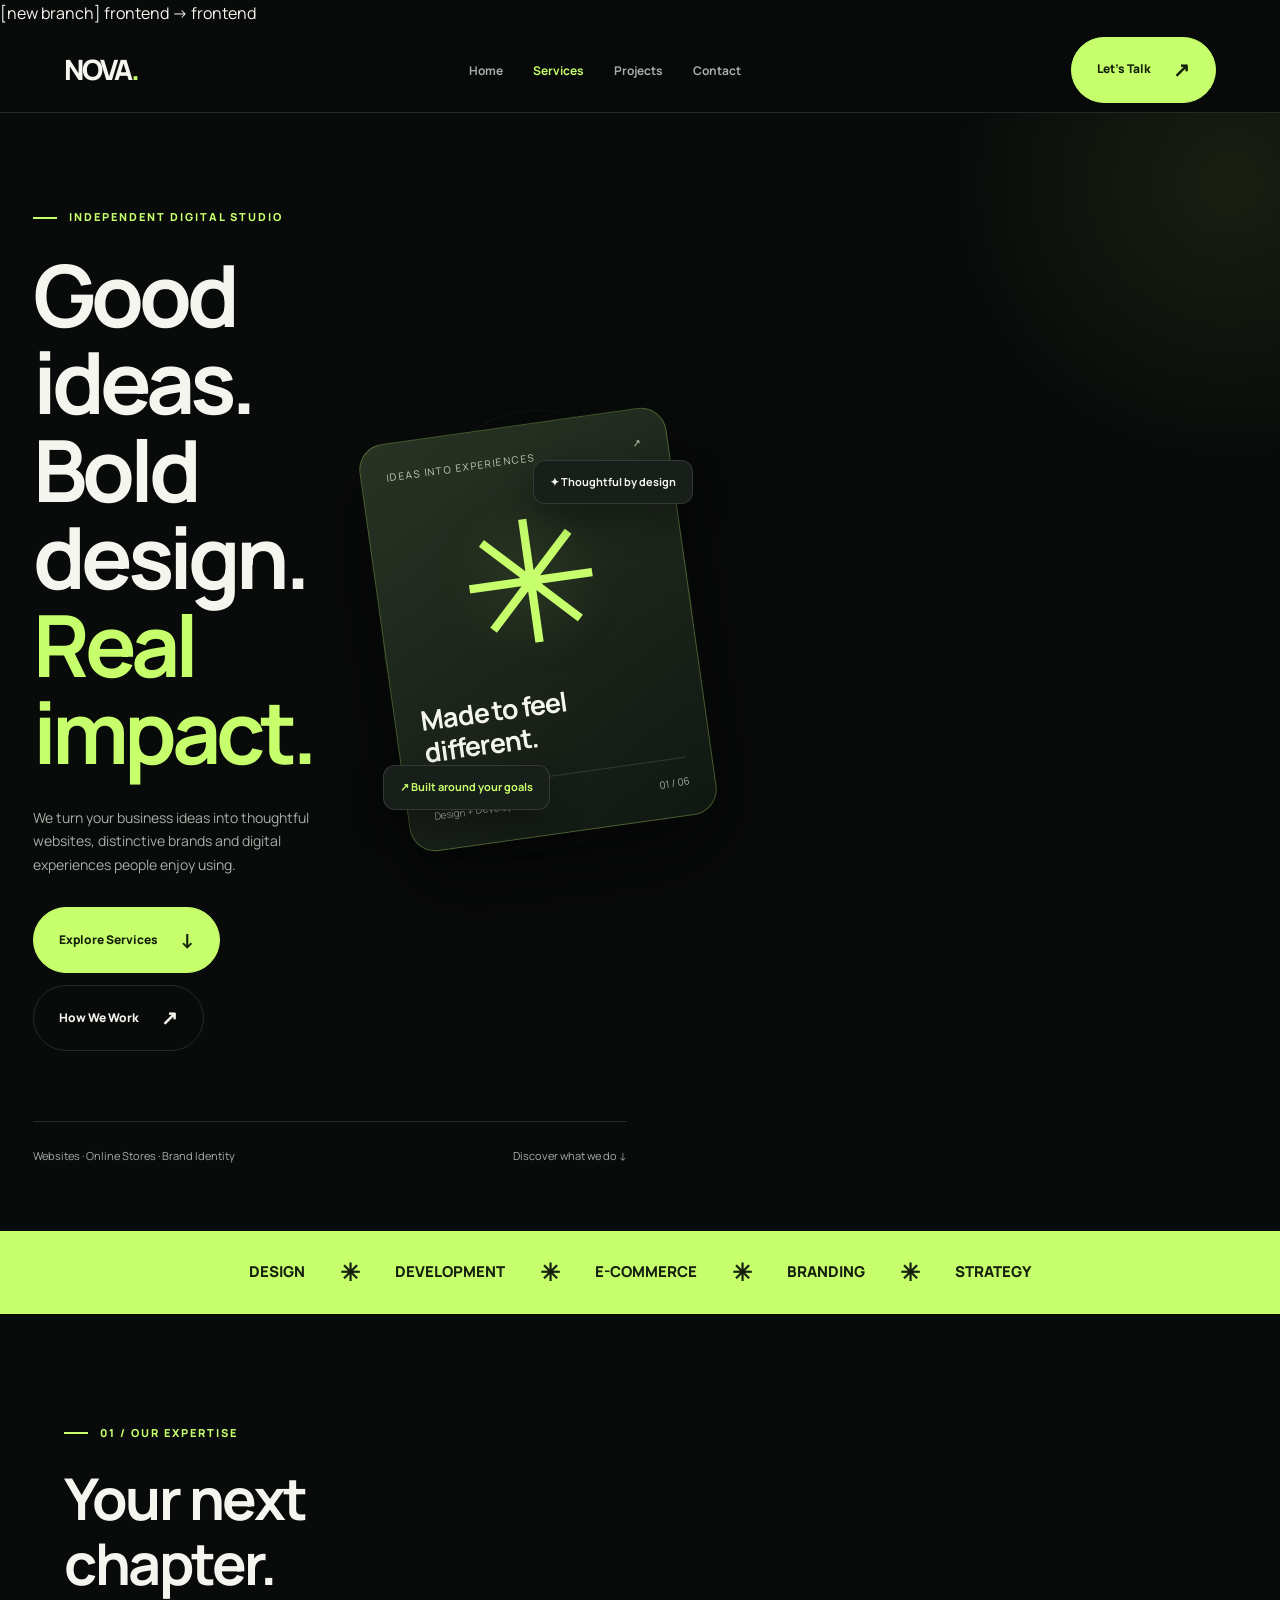
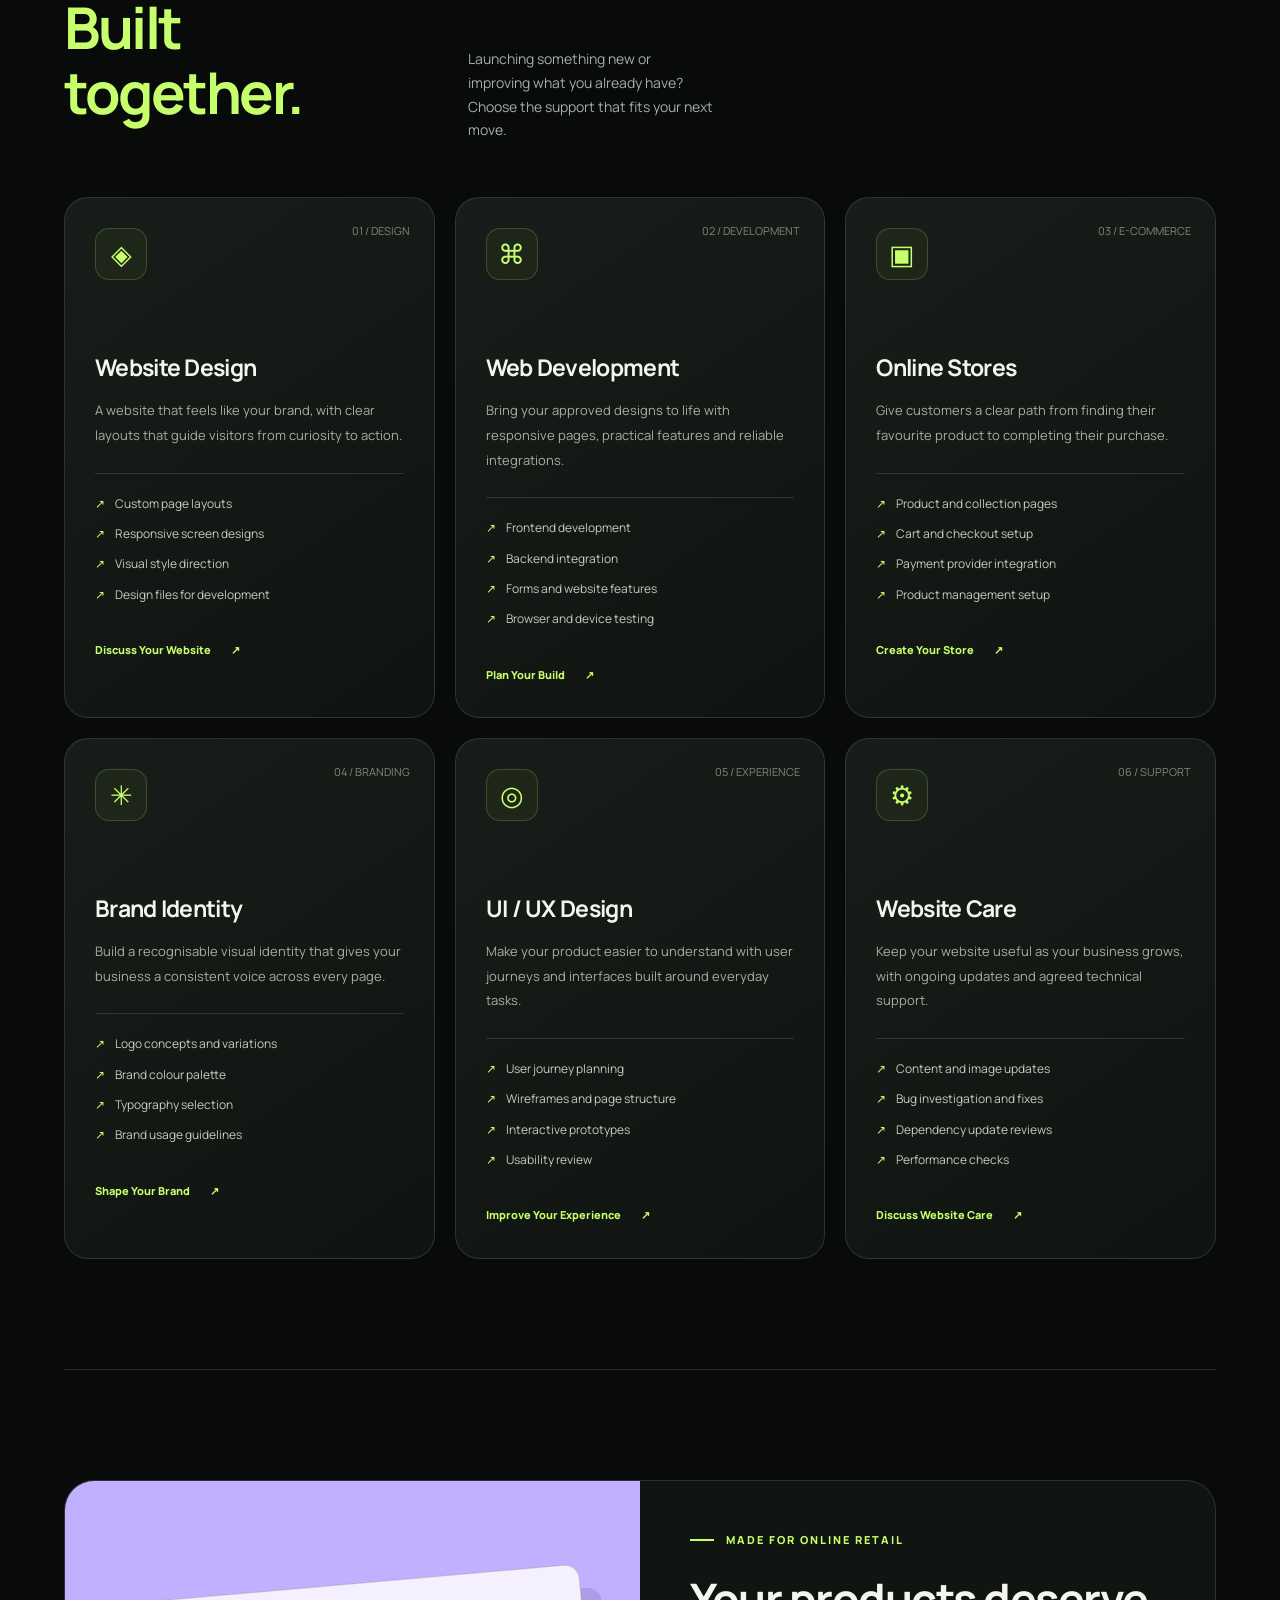
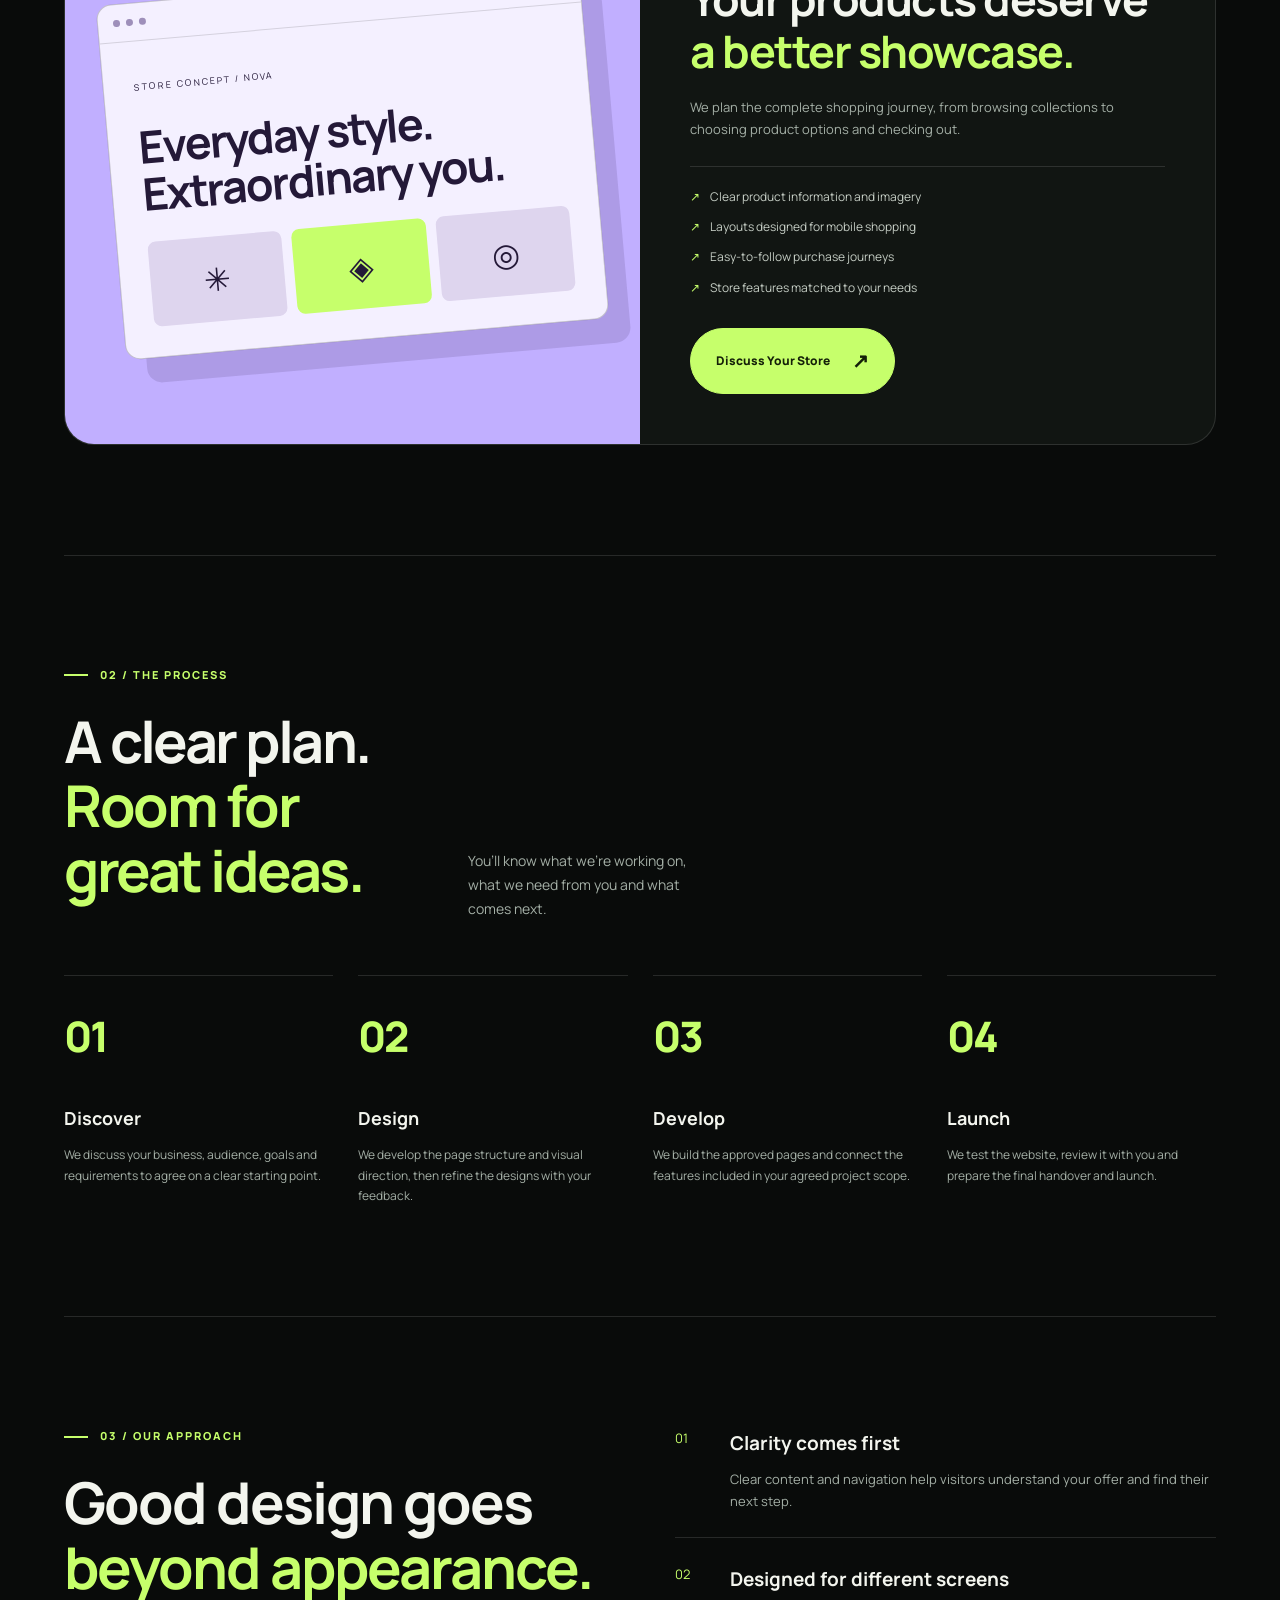
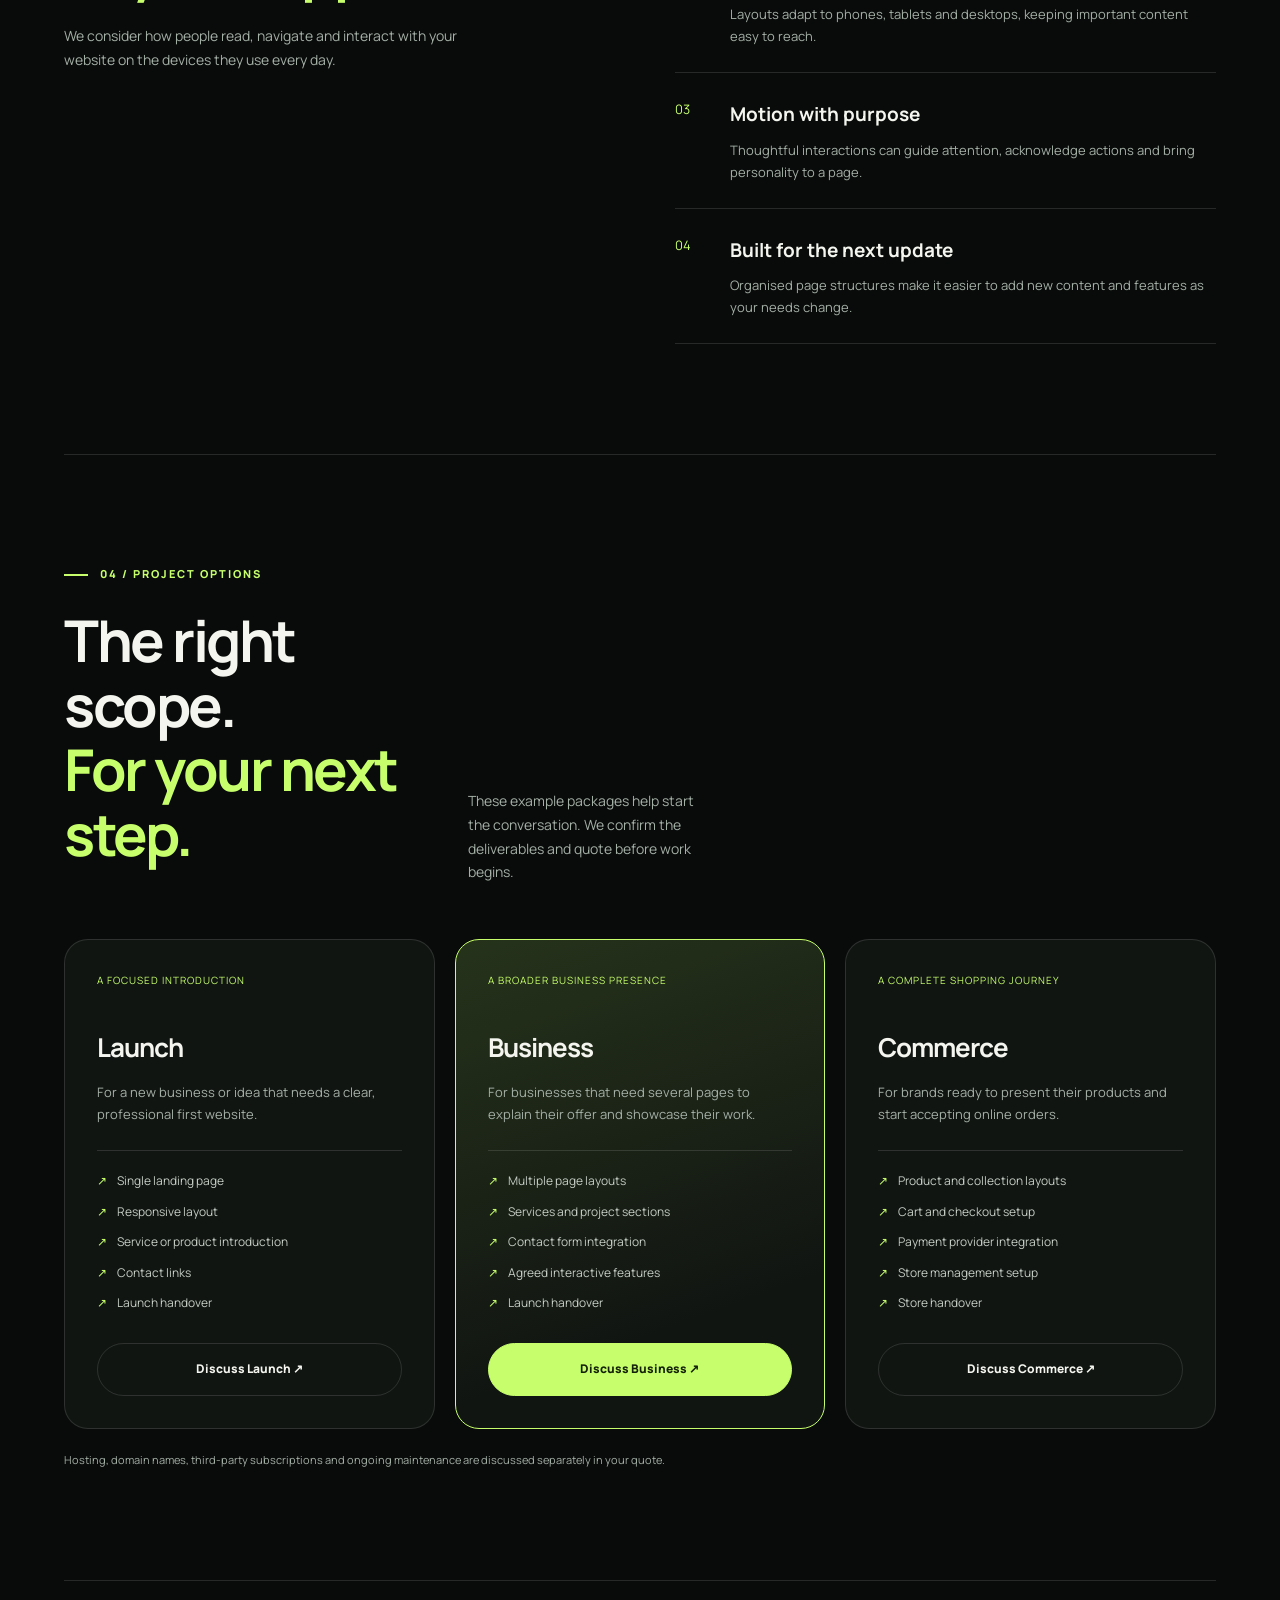
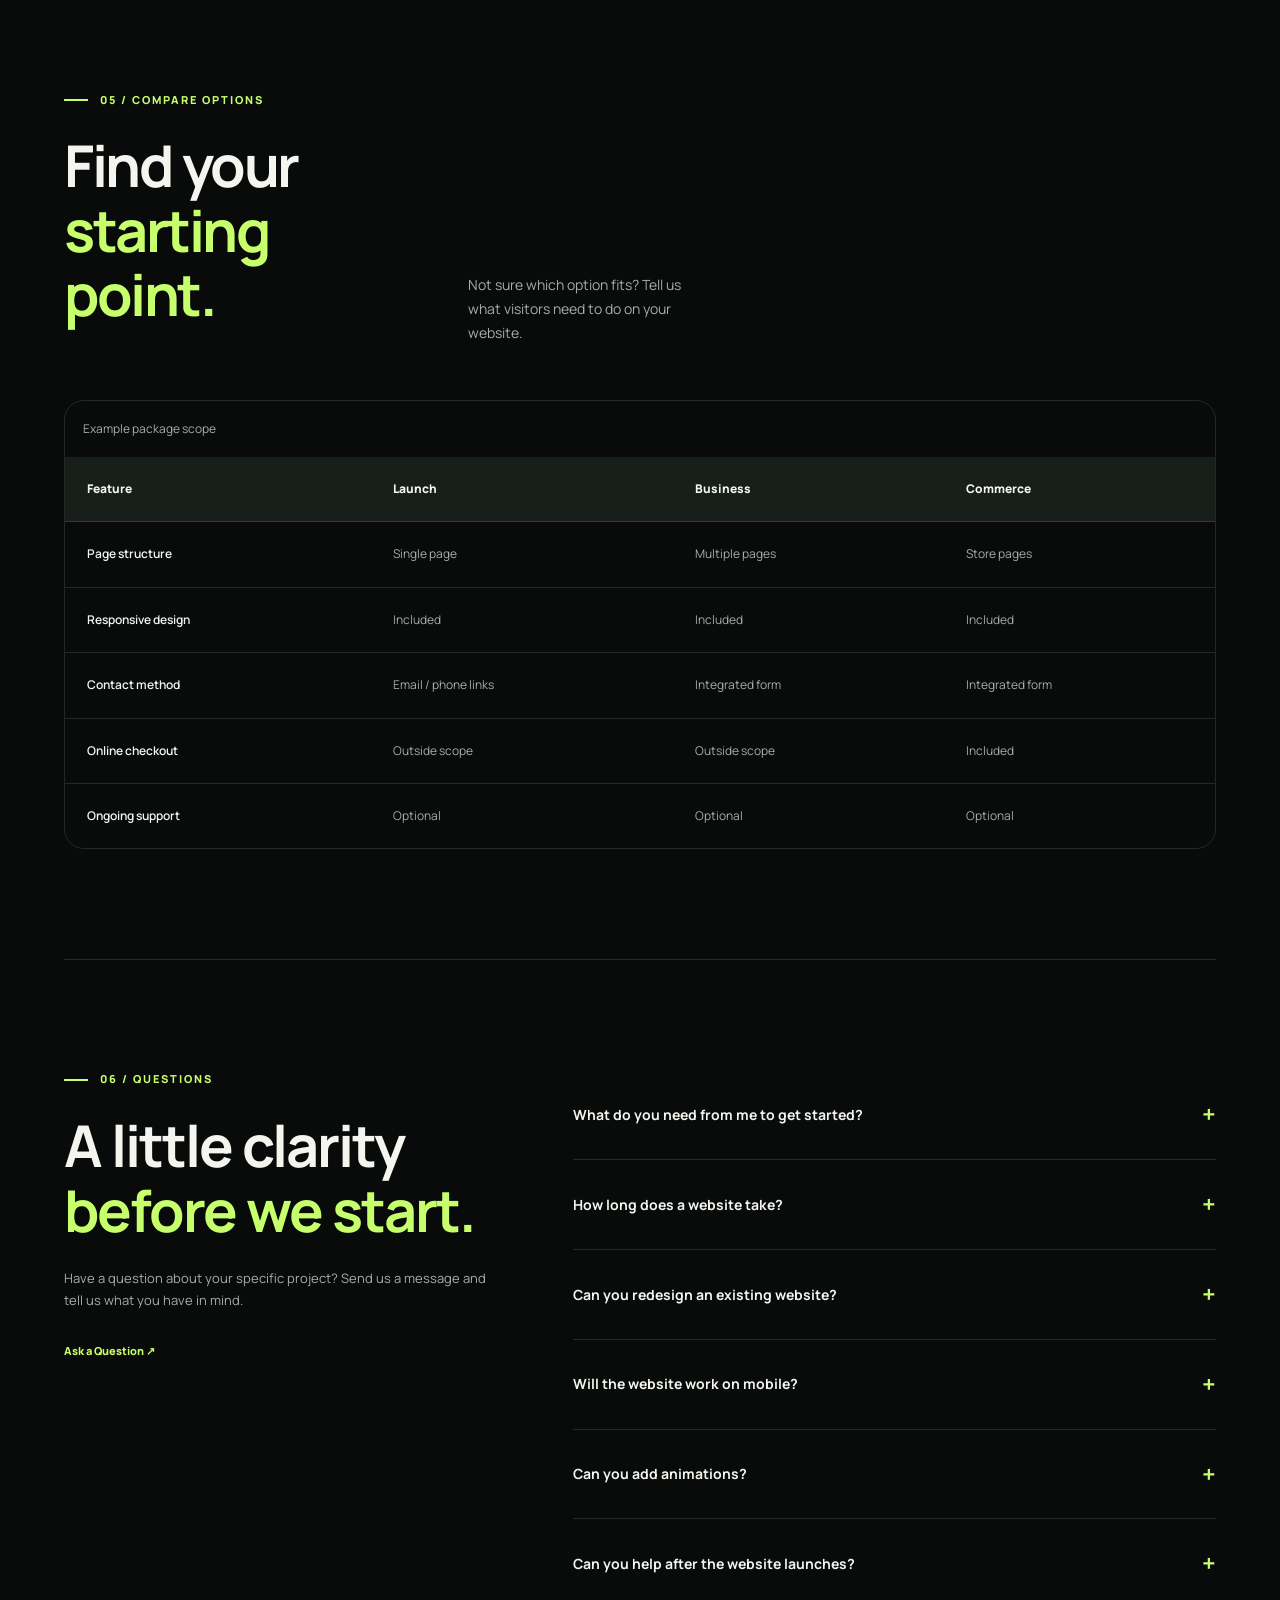
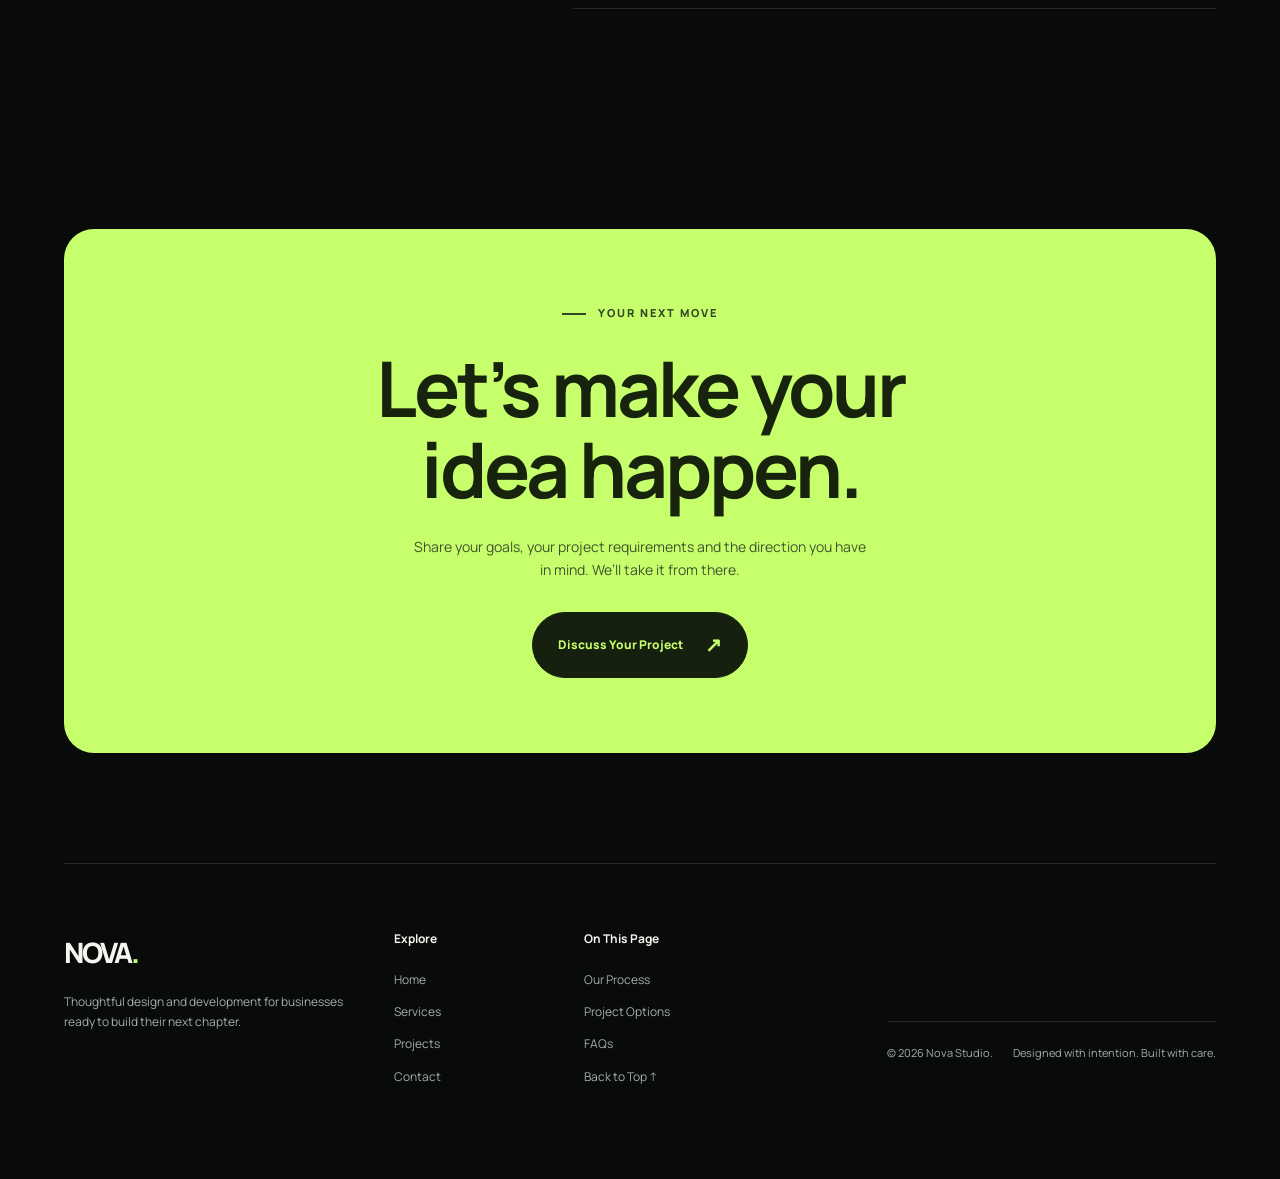
<file: service.html>
<!DOCTYPE html>
<html lang="en">
<head>
  <meta charset="UTF-8">
  <meta name="viewport" content="width=device-width, initial-scale=1.0">
[new branch] frontend -> frontend
  <title>Services — Nova Studio</title>
  <meta
    name="description"
    content="Explore Nova Studio's website design, development, e-commerce and branding services.">
    <link rel="stylesheet" href="css/style.css">
  
</head>

<body id="top">

  <!-- NAVIGATION -->
  <header class="header" id="header">
    <nav class="navbar container" aria-label="Main navigation">
      <a href="index.html" class="logo">NOVA<span>.</span></a>

      <ul class="nav-links">
        <li><a href="index.html">Home</a></li>
        <li>
          <a href="services.html" aria-current="page">Services</a>
        </li>
        <li><a href="index.html#projects">Projects</a></li>
        <li><a href="#contact">Contact</a></li>
      </ul>

      <a href="#contact" class="btn btn-primary">
        Let’s Talk <span class="arrow" aria-hidden="true">↗</span>
      </a>
    </nav>
  </header>

  <main>

    <!-- HERO -->
    <section class="hero">
      <div class="container">
        <div class="hero-grid">
          <div>
            <p class="eyebrow reveal">Independent Digital Studio</p>

            <h1 class="reveal">
              Good ideas.
              <span>Bold design.</span>
              <span class="accent">Real impact.</span>
            </h1>

            <p class="hero-copy reveal">
              We turn your business ideas into thoughtful websites,
              distinctive brands and digital experiences people
              enjoy using.
            </p>

            <div class="hero-actions reveal">
              <a href="#services" class="btn btn-primary">
                Explore Services
                <span class="arrow" aria-hidden="true">↓</span>
              </a>

              <a href="#process" class="btn">
                How We Work
                <span class="arrow" aria-hidden="true">↗</span>
              </a>
            </div>
          </div>

          <div class="hero-art reveal">
            <div class="orbit" aria-hidden="true" data-orbit></div>
            <div class="orbit orbit-two" aria-hidden="true" data-orbit></div>

            <div class="art-panel tilt-card" data-tilt>
              <div class="panel-top">
                <span>Ideas into experiences</span>
                <span aria-hidden="true">↗</span>
              </div>

              <div class="art-star" aria-hidden="true" data-rotate>✳</div>

              <h2>Made to feel<br>different.</h2>

              <div class="panel-bottom">
                <span>Design + Development</span>
                <span>01 / 06</span>
              </div>
            </div>

            <div class="floating-label label-one" data-float>
              ✦ Thoughtful by design
            </div>

            <div class="floating-label label-two" data-float>
              ↗ Built around your goals
            </div>
          </div>
        </div>

        <div class="hero-bottom reveal">
          <span>Websites · Online Stores · Brand Identity</span>
          <a href="#services">Discover what we do ↓</a>
        </div>
      </div>
    </section>

    <!-- SERVICE RIBBON -->
    <div class="service-ribbon">
      <div class="ribbon-track" data-marquee>
        <span>DESIGN</span>
        <span class="star" aria-hidden="true">✳</span>
        <span>DEVELOPMENT</span>
        <span class="star" aria-hidden="true">✳</span>
        <span>E-COMMERCE</span>
        <span class="star" aria-hidden="true">✳</span>
        <span>BRANDING</span>
        <span class="star" aria-hidden="true">✳</span>
        <span>STRATEGY</span>
      </div>
    </div>

    <!-- ALL SERVICES -->
    <section class="section container" id="services">
      <div class="section-heading reveal">
        <div>
          <p class="eyebrow">01 / Our Expertise</p>
          <h2>
            Your next chapter.<br>
            <span class="accent">Built together.</span>
          </h2>
        </div>

        <p>
          Launching something new or improving what you already
          have? Choose the support that fits your next move.
        </p>
      </div>

      <div class="services-grid">
        <article class="service-card reveal" data-service="design">
          <div class="card-top">
            <span class="service-icon" aria-hidden="true">◈</span>
            <span class="service-number">01 / DESIGN</span>
          </div>

          <h3>Website Design</h3>
          <p>
            A website that feels like your brand, with clear layouts
            that guide visitors from curiosity to action.
          </p>

          <ul class="feature-list">
            <li>Custom page layouts</li>
            <li>Responsive screen designs</li>
            <li>Visual style direction</li>
            <li>Design files for development</li>
          </ul>

          <a href="#contact" class="text-link">
            Discuss Your Website <span aria-hidden="true">↗</span>
          </a>
        </article>

        <article class="service-card reveal" data-service="development">
          <div class="card-top">
            <span class="service-icon" aria-hidden="true">⌘</span>
            <span class="service-number">02 / DEVELOPMENT</span>
          </div>

          <h3>Web Development</h3>
          <p>
            Bring your approved designs to life with responsive
            pages, practical features and reliable integrations.
          </p>

          <ul class="feature-list">
            <li>Frontend development</li>
            <li>Backend integration</li>
            <li>Forms and website features</li>
            <li>Browser and device testing</li>
          </ul>

          <a href="#contact" class="text-link">
            Plan Your Build <span aria-hidden="true">↗</span>
          </a>
        </article>

        <article class="service-card reveal" data-service="commerce">
          <div class="card-top">
            <span class="service-icon" aria-hidden="true">▣</span>
            <span class="service-number">03 / E-COMMERCE</span>
          </div>

          <h3>Online Stores</h3>
          <p>
            Give customers a clear path from finding their
            favourite product to completing their purchase.
          </p>

          <ul class="feature-list">
            <li>Product and collection pages</li>
            <li>Cart and checkout setup</li>
            <li>Payment provider integration</li>
            <li>Product management setup</li>
          </ul>

          <a href="#contact" class="text-link">
            Create Your Store <span aria-hidden="true">↗</span>
          </a>
        </article>

        <article class="service-card reveal" data-service="branding">
          <div class="card-top">
            <span class="service-icon" aria-hidden="true">✳</span>
            <span class="service-number">04 / BRANDING</span>
          </div>

          <h3>Brand Identity</h3>
          <p>
            Build a recognisable visual identity that gives
            your business a consistent voice across every page.
          </p>

          <ul class="feature-list">
            <li>Logo concepts and variations</li>
            <li>Brand colour palette</li>
            <li>Typography selection</li>
            <li>Brand usage guidelines</li>
          </ul>

          <a href="#contact" class="text-link">
            Shape Your Brand <span aria-hidden="true">↗</span>
          </a>
        </article>

        <article class="service-card reveal" data-service="experience">
          <div class="card-top">
            <span class="service-icon" aria-hidden="true">◎</span>
            <span class="service-number">05 / EXPERIENCE</span>
          </div>

          <h3>UI / UX Design</h3>
          <p>
            Make your product easier to understand with user
            journeys and interfaces built around everyday tasks.
          </p>

          <ul class="feature-list">
            <li>User journey planning</li>
            <li>Wireframes and page structure</li>
            <li>Interactive prototypes</li>
            <li>Usability review</li>
          </ul>

          <a href="#contact" class="text-link">
            Improve Your Experience <span aria-hidden="true">↗</span>
          </a>
        </article>

        <article class="service-card reveal" data-service="support">
          <div class="card-top">
            <span class="service-icon" aria-hidden="true">⚙</span>
            <span class="service-number">06 / SUPPORT</span>
          </div>

          <h3>Website Care</h3>
          <p>
            Keep your website useful as your business grows,
            with ongoing updates and agreed technical support.
          </p>

          <ul class="feature-list">
            <li>Content and image updates</li>
            <li>Bug investigation and fixes</li>
            <li>Dependency update reviews</li>
            <li>Performance checks</li>
          </ul>

          <a href="#contact" class="text-link">
            Discuss Website Care <span aria-hidden="true">↗</span>
          </a>
        </article>
      </div>
    </section>

    <!-- FEATURED E-COMMERCE -->
    <section class="section container section-border">
      <div class="feature-panel reveal">
        <div class="feature-art">
          <div class="browser-mock tilt-card" data-tilt>
            <div class="browser-bar" aria-hidden="true">
              <span></span>
              <span></span>
              <span></span>
            </div>

            <div class="browser-content">
              <small>STORE CONCEPT / NOVA</small>

              <h3>Everyday style.<br>Extraordinary you.</h3>

              <div class="mock-grid" aria-hidden="true">
                <span>✳</span>
                <span>◈</span>
                <span>◎</span>
              </div>
            </div>
          </div>
        </div>

        <div class="feature-copy">
          <p class="eyebrow">Made for Online Retail</p>

          <h2>
            Your products deserve
            <span class="accent">a better showcase.</span>
          </h2>

          <p>
            We plan the complete shopping journey, from browsing
            collections to choosing product options and checking out.
          </p>

          <ul class="feature-list">
            <li>Clear product information and imagery</li>
            <li>Layouts designed for mobile shopping</li>
            <li>Easy-to-follow purchase journeys</li>
            <li>Store features matched to your needs</li>
          </ul>

          <a href="#contact" class="btn btn-primary">
            Discuss Your Store
            <span class="arrow" aria-hidden="true">↗</span>
          </a>
        </div>
      </div>
    </section>

    <!-- PROCESS -->
    <section class="section container section-border" id="process">
      <div class="section-heading reveal">
        <div>
          <p class="eyebrow">02 / The Process</p>
          <h2>
            A clear plan.<br>
            <span class="accent">Room for great ideas.</span>
          </h2>
        </div>

        <p>
          You’ll know what we’re working on, what we need from
          you and what comes next.
        </p>
      </div>

      <div class="process-grid">
        <article class="process-step reveal">
          <span class="step-number">01</span>
          <h3>Discover</h3>
          <p>
            We discuss your business, audience, goals and
            requirements to agree on a clear starting point.
          </p>
        </article>

        <article class="process-step reveal">
          <span class="step-number">02</span>
          <h3>Design</h3>
          <p>
            We develop the page structure and visual direction,
            then refine the designs with your feedback.
          </p>
        </article>

        <article class="process-step reveal">
          <span class="step-number">03</span>
          <h3>Develop</h3>
          <p>
            We build the approved pages and connect the features
            included in your agreed project scope.
          </p>
        </article>

        <article class="process-step reveal">
          <span class="step-number">04</span>
          <h3>Launch</h3>
          <p>
            We test the website, review it with you and prepare
            the final handover and launch.
          </p>
        </article>
      </div>
    </section>

    <!-- PRINCIPLES -->
    <section class="section container section-border">
      <div class="principles">
        <div class="principles-intro reveal">
          <p class="eyebrow">03 / Our Approach</p>

          <h2>
            Good design goes
            <span class="accent">beyond appearance.</span>
          </h2>

          <p>
            We consider how people read, navigate and interact
            with your website on the devices they use every day.
          </p>
        </div>

        <div>
          <article class="principle reveal">
            <span>01</span>
            <div>
              <h3>Clarity comes first</h3>
              <p>
                Clear content and navigation help visitors
                understand your offer and find their next step.
              </p>
            </div>
          </article>

          <article class="principle reveal">
            <span>02</span>
            <div>
              <h3>Designed for different screens</h3>
              <p>
                Layouts adapt to phones, tablets and desktops,
                keeping important content easy to reach.
              </p>
            </div>
          </article>

          <article class="principle reveal">
            <span>03</span>
            <div>
              <h3>Motion with purpose</h3>
              <p>
                Thoughtful interactions can guide attention,
                acknowledge actions and bring personality to a page.
              </p>
            </div>
          </article>

          <article class="principle reveal">
            <span>04</span>
            <div>
              <h3>Built for the next update</h3>
              <p>
                Organised page structures make it easier to
                add new content and features as your needs change.
              </p>
            </div>
          </article>
        </div>
      </div>
    </section>

    <!-- PACKAGES -->
    <section class="section container section-border" id="packages">
      <div class="section-heading reveal">
        <div>
          <p class="eyebrow">04 / Project Options</p>
          <h2>
            The right scope.<br>
            <span class="accent">For your next step.</span>
          </h2>
        </div>

        <p>
          These example packages help start the conversation.
          We confirm the deliverables and quote before work begins.
        </p>
      </div>

      <div class="package-grid">
        <article class="package reveal">
          <span class="package-label">A focused introduction</span>
          <h3>Launch</h3>
          <p>
            For a new business or idea that needs a clear,
            professional first website.
          </p>

          <ul class="feature-list">
            <li>Single landing page</li>
            <li>Responsive layout</li>
            <li>Service or product introduction</li>
            <li>Contact links</li>
            <li>Launch handover</li>
          </ul>

          <a href="#contact" class="btn">Discuss Launch ↗</a>
        </article>

        <article class="package featured reveal">
          <span class="package-label">A broader business presence</span>
          <h3>Business</h3>
          <p>
            For businesses that need several pages to explain
            their offer and showcase their work.
          </p>

          <ul class="feature-list">
            <li>Multiple page layouts</li>
            <li>Services and project sections</li>
            <li>Contact form integration</li>
            <li>Agreed interactive features</li>
            <li>Launch handover</li>
          </ul>

          <a href="#contact" class="btn btn-primary">
            Discuss Business ↗
          </a>
        </article>

        <article class="package reveal">
          <span class="package-label">A complete shopping journey</span>
          <h3>Commerce</h3>
          <p>
            For brands ready to present their products and
            start accepting online orders.
          </p>

          <ul class="feature-list">
            <li>Product and collection layouts</li>
            <li>Cart and checkout setup</li>
            <li>Payment provider integration</li>
            <li>Store management setup</li>
            <li>Store handover</li>
          </ul>

          <a href="#contact" class="btn">Discuss Commerce ↗</a>
        </article>
      </div>

      <p class="package-note">
        Hosting, domain names, third-party subscriptions and ongoing
        maintenance are discussed separately in your quote.
      </p>
    </section>

    <!-- COMPARISON -->
    <section class="section container section-border">
      <div class="section-heading reveal">
        <div>
          <p class="eyebrow">05 / Compare Options</p>
          <h2>
            Find your<br>
            <span class="accent">starting point.</span>
          </h2>
        </div>

        <p>
          Not sure which option fits? Tell us what visitors need
          to do on your website.
        </p>
      </div>

      <div
        class="table-scroll reveal"
        role="region"
        aria-label="Project package comparison"
        tabindex="0"
      >
        <table>
          <caption class="muted" style="padding: 18px; text-align: left;">
            Example package scope
          </caption>

          <thead>
            <tr>
              <th scope="col">Feature</th>
              <th scope="col">Launch</th>
              <th scope="col">Business</th>
              <th scope="col">Commerce</th>
            </tr>
          </thead>

          <tbody>
            <tr>
              <th scope="row">Page structure</th>
              <td>Single page</td>
              <td>Multiple pages</td>
              <td>Store pages</td>
            </tr>

            <tr>
              <th scope="row">Responsive design</th>
              <td>Included</td>
              <td>Included</td>
              <td>Included</td>
            </tr>

            <tr>
              <th scope="row">Contact method</th>
              <td>Email / phone links</td>
              <td>Integrated form</td>
              <td>Integrated form</td>
            </tr>

            <tr>
              <th scope="row">Online checkout</th>
              <td>Outside scope</td>
              <td>Outside scope</td>
              <td>Included</td>
            </tr>

            <tr>
              <th scope="row">Ongoing support</th>
              <td>Optional</td>
              <td>Optional</td>
              <td>Optional</td>
            </tr>
          </tbody>
        </table>
      </div>
    </section>

    <!-- FAQ -->
    <section class="section container section-border" id="faq">
      <div class="faq-layout">
        <div class="faq-intro reveal">
          <p class="eyebrow">06 / Questions</p>

          <h2>
            A little clarity<br>
            <span class="accent">before we start.</span>
          </h2>

          <p>
            Have a question about your specific project?
            Send us a message and tell us what you have in mind.
          </p>

          <a href="#contact" class="text-link">Ask a Question ↗</a>
        </div>

        <div class="faq-list">
          <details class="faq-item reveal">
            <summary>What do you need from me to get started?</summary>
            <div class="faq-answer">
              A short description of your business, your goals,
              the pages or features you need and any existing brand
              assets. Reference websites can also help explain your
              preferred direction.
            </div>
          </details>

          <details class="faq-item reveal">
            <summary>How long does a website take?</summary>
            <div class="faq-answer">
              The timeline depends on the number of pages,
              functionality, content readiness and review rounds.
              We agree on a schedule after discussing your scope.
            </div>
          </details>

          <details class="faq-item reveal">
            <summary>Can you redesign an existing website?</summary>
            <div class="faq-answer">
              Yes. We can review your current website, identify
              what needs improving and plan the design and
              development work around your priorities.
            </div>
          </details>

          <details class="faq-item reveal">
            <summary>Will the website work on mobile?</summary>
            <div class="faq-answer">
              Responsive layouts are included in the example
              packages. We check the agreed pages at different
              screen sizes before launch.
            </div>
          </details>

          <details class="faq-item reveal">
            <summary>Can you add animations?</summary>
            <div class="faq-answer">
              Yes. We can plan scroll reveals, hover interactions
              and other motion effects as part of the project,
              with support for reduced motion preferences.
            </div>
          </details>

          <details class="faq-item reveal">
            <summary>Can you help after the website launches?</summary>
            <div class="faq-answer">
              Ongoing maintenance can be arranged separately.
              We agree on the updates, support coverage and
              responsibilities before the service begins.
            </div>
          </details>
        </div>
      </div>
    </section>

    <!-- CONTACT -->
    <section class="section container" id="contact">
      <div class="contact-panel reveal">
        <p class="eyebrow">Your Next Move</p>

        <h2>Let’s make your<br>idea happen.</h2>

        <p>
          Share your goals, your project requirements and the
          direction you have in mind. We’ll take it from there.
        </p>

        <!-- Replace with your real email address -->
        <a href="mailto:hello@example.com" class="btn">
          Discuss Your Project
          <span class="arrow" aria-hidden="true">↗</span>
        </a>
      </div>
    </section>

  </main>

  <!-- FOOTER -->
  <footer class="footer container">
    <div class="footer-grid">
      <div class="footer-brand">
        <a href="index.html" class="logo">NOVA<span>.</span></a>
        <p>
          Thoughtful design and development for businesses
          ready to build their next chapter.
        </p>
      </div>

      <div class="footer-column">
        <h3>Explore</h3>
        <a href="index.html">Home</a>
        <a href="#services">Services</a>
        <a href="index.html#projects">Projects</a>
        <a href="#contact">Contact</a>
      </div>

      <div class="footer-column">
        <h3>On This Page</h3>
        <a href="#process">Our Process</a>
        <a href="#packages">Project Options</a>
        <a href="#faq">FAQs</a>
        <a href="#top">Back to Top ↑</a>
      </div>
    </div>

    <div class="footer-bottom">
      <p>© 2026 Nova Studio.</p>
      <p>Designed with intention. Built with care.</p>
    </div>
  </footer>



    <script src="js/script.js" defer></script>


</body>
</html>
</file>
<file: css/style.css>
@import url("https://fonts.googleapis.com/css2?family=Manrope:wght@400;500;600;700;800&display=swap");

:root {
  --bg: #090b10;
  --surface: #12151e;
  --text: #f5f6fa;
  --muted: #a1a7b8;
  --accent: #c6ff6b;
  --border: rgba(255, 255, 255, 0.1);
}

* {
  margin: 0;
  padding: 0;
  box-sizing: border-box;
}

html {
  scroll-behavior: smooth;
  scroll-padding-top: 100px;
}

body {
  font-family: "Manrope", sans-serif;
  background: var(--bg);
  color: var(--text);
  line-height: 1.6;
  overflow-x: hidden;
}

a {
  color: inherit;
  text-decoration: none;
}

button {
  font: inherit;
  cursor: pointer;
}

button,
a {
  -webkit-tap-highlight-color: transparent;
}

a:focus-visible,
button:focus-visible {
  outline: 3px solid var(--accent);
  outline-offset: 6px;
}

::selection {
  background: var(--accent);
  color: var(--bg);
}

[hidden] {
  display: none !important;
}

.section {
  width: min(1180px, 90%);
  margin: 0 auto;
  padding: 110px 0;
  position: relative;
}

.accent-text {
  color: var(--accent);
}

.eyebrow {
  color: var(--accent);
  font-size: 12px;
  font-weight: 800;
  letter-spacing: 3px;
  text-transform: uppercase;
  margin-bottom: 20px;
}

/* Background */

.background-shapes {
  position: fixed;
  inset: 0;
  overflow: hidden;
  pointer-events: none;
  z-index: -1;
}

.shape {
  position: absolute;
  border-radius: 50%;
  filter: blur(90px);
  opacity: 0.1;
}

.shape-one {
  width: 430px;
  height: 430px;
  background: var(--accent);
  top: -180px;
  right: -100px;
}

.shape-two {
  width: 350px;
  height: 350px;
  background: #7664ff;
  top: 45%;
  left: -200px;
}

.shape-three {
  width: 300px;
  height: 300px;
  background: #59caff;
  bottom: -200px;
  right: 10%;
}

/* Navigation */

.header {
  position: sticky;
  top: 0;
  z-index: 100;
  background: rgba(9, 11, 16, 0.85);
  border-bottom: 1px solid var(--border);
  backdrop-filter: blur(20px);
  transition: background 0.3s, box-shadow 0.3s;
}

.header.scrolled {
  background: rgba(9, 11, 16, 0.97);
  box-shadow: 0 10px 30px rgba(0, 0, 0, 0.25);
}

.navbar {
  width: min(1180px, 90%);
  min-height: 86px;
  margin: auto;
  display: flex;
  align-items: center;
  justify-content: space-between;
  gap: 24px;
}

.logo {
  font-size: 28px;
  font-weight: 800;
  letter-spacing: -1.5px;
}

.logo span {
  color: var(--accent);
}

.nav-links {
  display: flex;
  align-items: center;
  gap: 30px;
  list-style: none;
}

.nav-links a {
  font-size: 13px;
  font-weight: 600;
  color: var(--muted);
  transition: color 0.25s;
}

.nav-links a:hover,
.nav-links a.active {
  color: var(--accent);
}

.menu-toggle {
  border: 1px solid var(--border);
  border-radius: 8px;
  padding: 6px 12px;
  background: var(--surface);
  color: var(--text);
  font-size: 24px;
}

/* Buttons */

.btn {
  display: inline-flex;
  align-items: center;
  justify-content: center;
  gap: 12px;
  padding: 15px 26px;
  border: 1px solid transparent;
  border-radius: 50px;
  font-size: 13px;
  font-weight: 800;
  transition:
    transform 0.25s,
    background 0.25s,
    box-shadow 0.25s;
}

.btn:hover {
  transform: translateY(-4px);
}

.btn-primary,
.btn-small {
  background: var(--accent);
  color: #101608;
}

.btn-primary:hover,
.btn-small:hover {
  background: #d5ff99;
  box-shadow: 0 10px 35px rgba(198, 255, 107, 0.18);
}

.btn-small {
  padding: 11px 21px;
  font-size: 12px;
}

.btn-secondary {
  border-color: var(--border);
  color: var(--text);
  background: rgba(255, 255, 255, 0.02);
}

.btn-secondary:hover {
  background: rgba(255, 255, 255, 0.08);
}

/* Hero */

.hero {
  min-height: calc(100svh - 86px);
  display: grid;
  grid-template-columns: 1.15fr 1fr;
  align-items: center;
  gap: 70px;
  padding-top: 90px;
  padding-bottom: 120px;
}

.hero-title {
  max-width: 670px;
  font-size: clamp(42px, 5.5vw, 76px);
  line-height: 1.08;
  font-weight: 800;
  letter-spacing: -3px;
  margin-bottom: 26px;
}

.hero-title .accent-text {
  display: block;
}

.hero-description {
  max-width: 470px;
  color: var(--muted);
  font-size: 15px;
  line-height: 1.9;
}

.hero-actions {
  display: flex;
  flex-wrap: wrap;
  gap: 14px;
  margin-top: 32px;
}

.hero-stats {
  display: flex;
  gap: 34px;
  margin-top: 48px;
  padding-top: 28px;
  border-top: 1px solid var(--border);
}

.stat {
  display: flex;
  flex-direction: column;
  gap: 4px;
}

.stat strong {
  font-size: 31px;
  line-height: 1.2;
  letter-spacing: -1px;
}

.stat span {
  color: var(--muted);
  font-size: 10px;
}

/* Hero artwork */

.hero-visual {
  min-height: 430px;
  display: grid;
  place-items: center;
  position: relative;
  isolation: isolate;
}

.visual-card {
  position: relative;
  width: min(340px, 90%);
  min-height: 360px;
  padding: 30px;
  border: 1px solid rgba(198, 255, 107, 0.25);
  border-radius: 24px;
  background: linear-gradient(145deg, #242d23, #141a18 60%, #101412);
  box-shadow:
    0 35px 80px rgba(0, 0, 0, 0.5),
    inset 0 1px 0 rgba(255, 255, 255, 0.06);
  transform: rotate(-7deg);
}

.card-label {
  color: #c4d2bf;
  font-size: 10px;
  letter-spacing: 2px;
  text-transform: uppercase;
}

.visual-symbol {
  color: var(--accent);
  font-size: 130px;
  line-height: 1.3;
  text-align: center;
  text-shadow: 0 0 45px rgba(198, 255, 107, 0.3);
}

.visual-card h2 {
  font-size: 24px;
  letter-spacing: -1px;
}

.visual-card p {
  color: var(--muted);
  font-size: 12px;
  margin-top: 6px;
}

.visual-card-footer {
  display: flex;
  justify-content: space-between;
  align-items: center;
  gap: 12px;
  margin-top: 25px;
  padding-top: 16px;
  border-top: 1px solid var(--border);
  font-size: 10px;
}

.visual-card-footer span:last-child {
  color: var(--accent);
  font-size: 24px;
}

.orbit {
  position: absolute;
  width: 400px;
  height: 400px;
  max-width: 100%;
  border: 1px solid rgba(198, 255, 107, 0.12);
  border-radius: 50%;
  z-index: -1;
}

.orbit-two {
  width: 470px;
  height: 470px;
  border-style: dashed;
  opacity: 0.5;
}

.floating-badge {
  position: absolute;
  display: flex;
  align-items: center;
  gap: 10px;
  padding: 14px 18px;
  border: 1px solid var(--border);
  border-radius: 12px;
  background: rgba(24, 29, 34, 0.95);
  box-shadow: 0 15px 40px rgba(0, 0, 0, 0.3);
  font-size: 11px;
  font-weight: 700;
}

.floating-badge span {
  color: var(--accent);
  font-size: 20px;
}

.badge-one {
  top: 45px;
  right: -5px;
}

.badge-two {
  bottom: 35px;
  left: -15px;
}

.scroll-indicator {
  position: absolute;
  bottom: 25px;
  left: 0;
  display: flex;
  align-items: center;
  gap: 18px;
  color: var(--muted);
  font-size: 10px;
  letter-spacing: 1px;
}

.scroll-indicator span {
  color: var(--accent);
  font-size: 22px;
}

/* Section headings */

.section-heading {
  max-width: 650px;
  margin-bottom: 48px;
}

.section-heading h2,
.contact h2 {
  font-size: clamp(32px, 4vw, 50px);
  line-height: 1.2;
  letter-spacing: -2px;
  margin-bottom: 18px;
}

.section-heading > p:last-child {
  color: var(--muted);
  font-size: 14px;
}

/* Services */

.services {
  border-top: 1px solid var(--border);
}

.services-grid {
  display: grid;
  grid-template-columns: repeat(3, minmax(0, 1fr));
  gap: 22px;
}

.service-card {
  position: relative;
  padding: 34px 28px;
  border: 1px solid var(--border);
  border-radius: 18px;
  background: linear-gradient(145deg, #151923, #0e1118);
  transition:
    transform 0.3s,
    border-color 0.3s,
    box-shadow 0.3s;
}

.service-card:hover {
  transform: translateY(-9px);
  border-color: rgba(198, 255, 107, 0.4);
  box-shadow: 0 20px 40px rgba(0, 0, 0, 0.25);
}

.service-number {
  position: absolute;
  top: 24px;
  right: 24px;
  color: #656d7d;
  font-size: 11px;
}

.service-icon {
  display: inline-grid;
  place-items: center;
  width: 55px;
  height: 55px;
  margin-bottom: 28px;
  border: 1px solid rgba(198, 255, 107, 0.2);
  border-radius: 14px;
  background: rgba(198, 255, 107, 0.06);
  color: var(--accent);
  font-size: 29px;
}

.service-card h3 {
  font-size: 20px;
  margin-bottom: 13px;
  letter-spacing: -0.5px;
}

.service-card p {
  color: var(--muted);
  font-size: 13px;
  line-height: 1.9;
  margin-bottom: 26px;
}

.text-link {
  display: inline-flex;
  align-items: center;
  gap: 12px;
  color: var(--accent);
  font-size: 11px;
  font-weight: 700;
}

/* Projects */

.projects {
  border-top: 1px solid var(--border);
}

.projects-grid {
  display: grid;
  grid-template-columns: repeat(2, minmax(0, 1fr));
  gap: 30px;
}

.project-card {
  min-width: 0;
}

.project-preview {
  min-height: 330px;
  padding: 30px;
  border: 1px solid var(--border);
  border-radius: 20px;
  overflow: hidden;
  position: relative;
  display: flex;
  flex-direction: column;
  align-items: flex-start;
  justify-content: space-between;
  transition: transform 0.35s, box-shadow 0.35s;
}

.project-preview::after {
  content: "";
  position: absolute;
  width: 250px;
  height: 250px;
  border: 40px solid rgba(255, 255, 255, 0.07);
  border-radius: 50%;
  right: -80px;
  bottom: -90px;
  pointer-events: none;
}

.project-preview:hover {
  transform: translateY(-6px);
  box-shadow: 0 20px 50px rgba(0, 0, 0, 0.3);
}

.project-preview-one {
  background: linear-gradient(135deg, #d7faab, #8fbc61);
  color: #17250d;
}

.project-preview-two {
  background: linear-gradient(135deg, #b8b1ff, #7664cf);
  color: #211744;
}

.project-category {
  padding: 7px 12px;
  border: 1px solid currentColor;
  border-radius: 30px;
  font-size: 9px;
  font-weight: 700;
  letter-spacing: 1px;
  text-transform: uppercase;
}

.project-preview h3 {
  font-size: clamp(42px, 5vw, 70px);
  line-height: 0.95;
  letter-spacing: -4px;
  font-weight: 800;
  margin: 25px 0;
}

.project-preview-caption {
  font-size: 11px;
  font-weight: 600;
}

.project-info {
  display: flex;
  justify-content: space-between;
  align-items: center;
  gap: 20px;
  padding: 20px 4px;
}

.project-info h3 {
  font-size: 17px;
  margin-bottom: 5px;
}

.project-info p {
  color: var(--muted);
  font-size: 11px;
}

.project-info > span {
  color: var(--accent);
  font-size: 26px;
}

/* Contact */

.contact {
  text-align: center;
  border-top: 1px solid var(--border);
}

.contact-content {
  max-width: 750px;
  margin: auto;
  padding: 50px 20px;
  border: 1px solid var(--border);
  border-radius: 26px;
  background:
    radial-gradient(
      ellipse at top,
      rgba(198, 255, 107, 0.08),
      transparent 65%
    ),
    var(--surface);
}

.contact-content > p:not(.eyebrow) {
  color: var(--muted);
  font-size: 14px;
  max-width: 440px;
  margin: 0 auto 28px;
}

/* Footer */

.footer {
  width: min(1180px, 90%);
  margin: auto;
  padding: 30px 0;
  border-top: 1px solid var(--border);
  display: flex;
  justify-content: space-between;
  align-items: center;
  gap: 20px;
}

.footer p,
.footer > a:last-child {
  color: var(--muted);
  font-size: 11px;
}

.footer > a:last-child:hover {
  color: var(--accent);
}

.back-to-top {
  position: fixed;
  bottom: 25px;
  right: 25px;
  width: 45px;
  height: 45px;
  border: none;
  border-radius: 50%;
  background: var(--accent);
  color: var(--bg);
  font-size: 24px;
  z-index: 90;
  box-shadow: 0 5px 25px rgba(0, 0, 0, 0.3);
}

/*
  Optional JS animation hooks.
  JS should add "reveal-ready" only after its observer is ready,
  then add "is-visible" when each element enters the viewport.
  Content remains visible without JS.
*/

.reveal.reveal-ready {
  opacity: 0;
  transform: translateY(28px);
  transition: opacity 0.7s ease, transform 0.7s ease;
}

.reveal.reveal-ready[data-animation="fade-left"] {
  transform: translateX(28px);
}

.reveal.reveal-ready.is-visible {
  opacity: 1;
  transform: translate(0, 0);
}

/* Tablets */

@media (max-width: 1000px) {
  .hero {
    gap: 30px;
  }

  .hero-title {
    letter-spacing: -2px;
  }

  .hero-stats {
    gap: 22px;
  }

  .visual-card {
    width: 280px;
    padding: 25px;
  }

  .badge-one {
    right: 0;
  }

  .badge-two {
    left: 0;
  }

  .services-grid {
    gap: 15px;
  }

  .service-card {
    padding: 30px 22px;
  }
}

/* Mobile */

@media (max-width: 760px) {
  .section {
    padding: 70px 0;
  }

  .navbar {
    min-height: 75px;
    flex-wrap: wrap;
    gap: 14px;
    padding: 15px 0;
  }

  .navbar > .btn-small {
    display: none;
  }

  .nav-links {
    width: 100%;
    justify-content: center;
    flex-wrap: wrap;
    gap: 20px;
    padding: 10px 0;
  }

  /*
    When JS enables the menu, it can add "menu-enabled" to nav
    and toggle "is-open" on the links.
  */

  .navbar.menu-enabled .nav-links {
    display: none;
  }

  .navbar.menu-enabled .nav-links.is-open {
    display: flex;
  }

  .hero {
    grid-template-columns: 1fr;
    gap: 40px;
    padding-top: 55px;
    padding-bottom: 90px;
  }

  .hero-title {
    font-size: clamp(42px, 9vw, 66px);
  }

  .hero-description {
    max-width: 550px;
  }

  .hero-stats {
    justify-content: space-between;
    gap: 15px;
  }

  .hero-visual {
    min-height: 430px;
    width: min(430px, 100%);
    margin: auto;
  }

  .visual-card {
    width: min(310px, 85%);
  }

  .badge-one {
    top: 35px;
    right: 0;
  }

  .badge-two {
    bottom: 30px;
    left: 0;
  }

  .scroll-indicator {
    bottom: 15px;
  }

  .services-grid,
  .projects-grid {
    grid-template-columns: 1fr;
  }

  .service-card {
    padding: 32px;
  }

  .section-heading h2,
  .contact h2 {
    letter-spacing: -1px;
  }

  .project-preview {
    min-height: 350px;
  }

  .project-preview h3 {
    font-size: 65px;
  }

  .footer {
    flex-wrap: wrap;
    justify-content: center;
    text-align: center;
  }

  .footer .logo {
    width: 100%;
  }
}

@media (max-width: 400px) {
  .hero-title {
    font-size: 40px;
  }

  .hero-actions {
    flex-direction: column;
    align-items: stretch;
  }

  .stat strong {
    font-size: 26px;
  }

  .stat span {
    font-size: 9px;
  }

  .floating-badge {
    padding: 10px;
    font-size: 9px;
  }

  .project-preview {
    padding: 24px;
    min-height: 300px;
  }

  .project-preview h3 {
    font-size: 52px;
  }
}

/* Respect reduced motion preferences */

@media (prefers-reduced-motion: reduce) {
  html {
    scroll-behavior: auto;
  }

  *,
  *::before,
  *::after {
    animation: none !important;
    transition: none !important;
  }

  .reveal.reveal-ready,
  .reveal.reveal-ready[data-animation="fade-left"] {
    opacity: 1 !important;
    transform: none !important;
  }
}
    @import url("https://fonts.googleapis.com/css2?family=Manrope:wght@400;500;600;700;800&display=swap");

    :root {
      --bg: #090b0a;
      --surface: #111512;
      --surface-light: #181e19;
      --accent: #c6ff6b;
      --purple: #c1afff;
      --text: #f3f5ee;
      --muted: #a4afa6;
      --border: rgba(255,255,255,.12);
      --radius: 24px;
    }

    * {
      box-sizing: border-box;
      margin: 0;
      padding: 0;
    }

    html {
      scroll-behavior: smooth;
      scroll-padding-top: 100px;
    }

    body {
      background: var(--bg);
      color: var(--text);
      font-family: "Manrope", sans-serif;
      line-height: 1.7;
      overflow-x: hidden;
    }

    a {
      color: inherit;
      text-decoration: none;
    }

    button,
    input,
    textarea {
      font: inherit;
    }

    button {
      cursor: pointer;
    }

    a:focus-visible,
    button:focus-visible,
    summary:focus-visible {
      outline: 3px solid var(--accent);
      outline-offset: 6px;
    }

    ::selection {
      background: var(--accent);
      color: var(--bg);
    }

    [hidden] {
      display: none !important;
    }

    .container {
      width: min(1200px, 90%);
      margin-inline: auto;
    }

    .section {
      padding-block: 110px;
    }

    .section-border {
      border-top: 1px solid var(--border);
    }

    .eyebrow {
      display: flex;
      align-items: center;
      gap: 12px;
      color: var(--accent);
      font-size: 11px;
      font-weight: 800;
      text-transform: uppercase;
      letter-spacing: 2px;
      margin-bottom: 24px;
    }

    .eyebrow::before {
      content: "";
      width: 24px;
      height: 2px;
      background: currentColor;
    }

    .accent {
      color: var(--accent);
    }

    .muted {
      color: var(--muted);
    }

    .section-heading {
      display: grid;
      grid-template-columns: 1.4fr 1fr;
      align-items: end;
      gap: 60px;
      margin-bottom: 55px;
    }

    .section-heading h2 {
      font-size: clamp(34px, 4.5vw, 62px);
      line-height: 1.12;
      letter-spacing: -2.5px;
      max-width: 700px;
    }

    .section-heading > p {
      color: var(--muted);
      max-width: 400px;
      font-size: 14px;
    }

    .btn {
      display: inline-flex;
      align-items: center;
      justify-content: center;
      gap: 22px;
      padding: 15px 25px;
      border: 1px solid var(--border);
      border-radius: 100px;
      background: transparent;
      color: var(--text);
      font-size: 12px;
      font-weight: 800;
      transition: transform .25s, background .25s, box-shadow .25s;
    }

    .btn:hover {
      transform: translateY(-4px);
      background: var(--surface-light);
    }

    .btn-primary {
      background: var(--accent);
      color: #142008;
      border-color: var(--accent);
    }

    .btn-primary:hover {
      background: #d5ff96;
      box-shadow: 0 12px 35px #c6ff6b20;
    }

    .btn .arrow {
      font-size: 20px;
    }

    /* Navigation */

    .header {
      position: sticky;
      top: 0;
      z-index: 100;
      background: rgba(9,11,10,.9);
      backdrop-filter: blur(18px);
      border-bottom: 1px solid var(--border);
    }

    .navbar {
      min-height: 85px;
      display: flex;
      justify-content: space-between;
      align-items: center;
      gap: 25px;
    }

    .logo {
      font-size: 28px;
      font-weight: 800;
      letter-spacing: -2px;
    }

    .logo span {
      color: var(--accent);
    }

    .nav-links {
      display: flex;
      flex-wrap: wrap;
      gap: 30px;
      list-style: none;
    }

    .nav-links a {
      color: var(--muted);
      font-size: 12px;
      font-weight: 700;
      transition: color .2s;
    }

    .nav-links a:hover,
    .nav-links a[aria-current="page"] {
      color: var(--accent);
    }

    /* Hero */

    .hero {
      position: relative;
      padding-top: 95px;
      padding-bottom: 65px;
      overflow: hidden;
    }

    .hero::before {
      content: "";
      position: absolute;
      width: 600px;
      height: 600px;
      top: -230px;
      right: -250px;
      background: radial-gradient(circle, #c6ff6b15, transparent 65%);
      pointer-events: none;
    }

    .hero-grid {
      display: grid;
      grid-template-columns: 1.3fr 1fr;
      gap: 70px;
      align-items: center;
    }

    .hero h1 {
      font-size: clamp(50px, 6.7vw, 92px);
      line-height: 1.02;
      letter-spacing: -5px;
      margin-bottom: 30px;
    }

    .hero h1 span {
      display: block;
    }

    .hero-copy {
      max-width: 430px;
      font-size: 14px;
      color: var(--muted);
    }

    .hero-actions {
      display: flex;
      flex-wrap: wrap;
      gap: 12px;
      margin-top: 30px;
    }

    .hero-art {
      position: relative;
      min-height: 430px;
      display: grid;
      place-items: center;
      isolation: isolate;
    }

    .orbit {
      position: absolute;
      width: 360px;
      height: 360px;
      border: 1px solid #c6ff6b25;
      border-radius: 50%;
      z-index: -1;
    }

    .orbit-two {
      width: 440px;
      height: 440px;
      border-style: dashed;
      opacity: .55;
    }

    .art-panel {
      width: 310px;
      padding: 25px;
      border-radius: 26px;
      border: 1px solid #c6ff6b40;
      background: linear-gradient(150deg, #283324, #111712);
      box-shadow: 0 35px 80px #0008;
      transform: rotate(-8deg);
    }

    .panel-top,
    .panel-bottom {
      display: flex;
      align-items: center;
      justify-content: space-between;
      gap: 15px;
      font-size: 10px;
    }

    .panel-top {
      text-transform: uppercase;
      letter-spacing: 1.5px;
      color: #c4d2bc;
    }

    .art-star {
      color: var(--accent);
      text-align: center;
      font-size: 170px;
      line-height: 1.3;
      text-shadow: 0 0 60px #c6ff6b25;
    }

    .art-panel h2 {
      font-size: 27px;
      line-height: 1.2;
      letter-spacing: -1px;
      margin-bottom: 23px;
    }

    .panel-bottom {
      border-top: 1px solid var(--border);
      padding-top: 15px;
      color: var(--muted);
    }

    .floating-label {
      position: absolute;
      padding: 12px 16px;
      border: 1px solid var(--border);
      border-radius: 12px;
      background: #181e19;
      box-shadow: 0 15px 35px #0005;
      font-size: 11px;
      font-weight: 700;
    }

    .label-one {
      top: 45px;
      right: 0;
    }

    .label-two {
      bottom: 35px;
      left: 0;
      color: var(--accent);
    }

    .hero-bottom {
      margin-top: 70px;
      padding-top: 25px;
      border-top: 1px solid var(--border);
      display: flex;
      justify-content: space-between;
      gap: 20px;
      color: var(--muted);
      font-size: 11px;
    }

    /* Service ribbon */

    .service-ribbon {
      background: var(--accent);
      color: #16200e;
      padding-block: 21px;
      overflow: hidden;
    }

    .ribbon-track {
      display: flex;
      align-items: center;
      justify-content: center;
      flex-wrap: wrap;
      gap: 20px 35px;
      font-size: 15px;
      font-weight: 800;
    }

    .ribbon-track .star {
      font-size: 24px;
    }

    /* Services */

    .services-grid {
      display: grid;
      grid-template-columns: repeat(3, minmax(0,1fr));
      gap: 20px;
    }

    .service-card {
      position: relative;
      padding: 30px;
      border: 1px solid var(--border);
      border-radius: var(--radius);
      background: linear-gradient(145deg, #171d18, #101411);
      transition: transform .3s, border-color .3s, box-shadow .3s;
    }

    .service-card:hover {
      transform: translateY(-8px);
      border-color: #c6ff6b65;
      box-shadow: 0 20px 45px #0004;
    }

    .card-top {
      display: flex;
      justify-content: space-between;
      align-items: center;
      margin-bottom: 45px;
    }

    .service-icon {
      width: 52px;
      height: 52px;
      display: grid;
      place-items: center;
      background: #c6ff6b0c;
      border: 1px solid #c6ff6b30;
      border-radius: 14px;
      color: var(--accent);
      font-size: 27px;
    }

    .service-number {
      color: #7d897e;
      font-size: 11px;
    }

    .service-card h3 {
      font-size: 23px;
      line-height: 1.3;
      letter-spacing: -.7px;
      margin-bottom: 15px;
    }

    .service-card > p {
      color: var(--muted);
      font-size: 13px;
      margin-bottom: 25px;
    }

    .feature-list {
      list-style: none;
      border-top: 1px solid var(--border);
      padding-top: 20px;
      display: grid;
      gap: 10px;
      margin-bottom: 30px;
    }

    .feature-list li {
      display: flex;
      align-items: baseline;
      gap: 10px;
      color: #c4ccc3;
      font-size: 12px;
    }

    .feature-list li::before {
      content: "↗";
      color: var(--accent);
    }

    .text-link {
      display: inline-flex;
      align-items: center;
      gap: 20px;
      font-size: 11px;
      font-weight: 800;
      color: var(--accent);
    }

    /* Featured service */

    .feature-panel {
      display: grid;
      grid-template-columns: 1fr 1fr;
      border: 1px solid var(--border);
      border-radius: 30px;
      overflow: hidden;
      background: var(--surface);
    }

    .feature-art {
      min-height: 500px;
      background: var(--purple);
      padding: 45px;
      display: flex;
      align-items: center;
      justify-content: center;
      overflow: hidden;
    }

    .browser-mock {
      width: 100%;
      border: 1px solid #0003;
      background: #f4f0ff;
      color: #241938;
      border-radius: 15px;
      overflow: hidden;
      box-shadow: 20px 25px 0 #25173d20;
      transform: rotate(-5deg);
    }

    .browser-bar {
      display: flex;
      gap: 6px;
      padding: 15px;
      border-bottom: 1px solid #0002;
    }

    .browser-bar span {
      width: 7px;
      height: 7px;
      background: #9e8fba;
      border-radius: 50%;
    }

    .browser-content {
      padding: 30px;
    }

    .browser-content > small {
      font-size: 9px;
      letter-spacing: 2px;
    }

    .browser-content h3 {
      font-size: clamp(30px, 3.5vw, 48px);
      line-height: 1.05;
      letter-spacing: -2px;
      margin: 25px 0;
    }

    .mock-grid {
      display: grid;
      grid-template-columns: repeat(3, 1fr);
      gap: 10px;
    }

    .mock-grid span {
      display: grid;
      place-items: center;
      min-height: 85px;
      border-radius: 8px;
      background: #ded5ee;
      font-size: 32px;
    }

    .mock-grid span:nth-child(2) {
      background: #c6ff6b;
    }

    .feature-copy {
      padding: 50px;
      align-self: center;
    }

    .feature-copy h2 {
      font-size: clamp(30px, 3.5vw, 46px);
      line-height: 1.15;
      letter-spacing: -1.5px;
      margin-bottom: 20px;
    }

    .feature-copy > p:not(.eyebrow) {
      color: var(--muted);
      font-size: 13px;
      margin-bottom: 25px;
    }

    /* Process */

    .process-grid {
      display: grid;
      grid-template-columns: repeat(4, minmax(0, 1fr));
      gap: 25px;
    }

    .process-step {
      border-top: 1px solid var(--border);
      padding-top: 25px;
    }

    .step-number {
      display: inline-block;
      color: var(--accent);
      font-size: 42px;
      font-weight: 800;
      letter-spacing: -2px;
      margin-bottom: 30px;
    }

    .process-step h3 {
      font-size: 18px;
      margin-bottom: 12px;
    }

    .process-step p {
      font-size: 12px;
      color: var(--muted);
    }

    /* Principles */

    .principles {
      display: grid;
      grid-template-columns: 1fr 1fr;
      gap: 70px;
      align-items: start;
    }

    .principles-intro h2 {
      font-size: clamp(35px, 4.5vw, 60px);
      line-height: 1.12;
      letter-spacing: -2px;
      margin-bottom: 25px;
    }

    .principles-intro > p:last-child {
      color: var(--muted);
      font-size: 14px;
      max-width: 400px;
    }

    .principle {
      padding: 25px 0;
      border-bottom: 1px solid var(--border);
      display: grid;
      grid-template-columns: 35px 1fr;
      gap: 20px;
    }

    .principle:first-child {
      padding-top: 0;
    }

    .principle > span {
      color: var(--accent);
      font-size: 13px;
    }

    .principle h3 {
      font-size: 19px;
      margin-bottom: 8px;
    }

    .principle p {
      color: var(--muted);
      font-size: 13px;
    }

    /* Packages */

    .package-grid {
      display: grid;
      grid-template-columns: repeat(3, minmax(0, 1fr));
      gap: 20px;
    }

    .package {
      padding: 32px;
      border: 1px solid var(--border);
      border-radius: var(--radius);
      background: var(--surface);
      display: flex;
      flex-direction: column;
      align-items: flex-start;
    }

    .package.featured {
      border-color: var(--accent);
      background: linear-gradient(160deg, #26331b, #111512 75%);
    }

    .package-label {
      display: inline-block;
      min-height: 28px;
      margin-bottom: 25px;
      font-size: 10px;
      letter-spacing: 1px;
      text-transform: uppercase;
      color: var(--accent);
    }

    .package h3 {
      font-size: 26px;
      letter-spacing: -1px;
      margin-bottom: 12px;
    }

    .package > p {
      color: var(--muted);
      font-size: 13px;
      margin-bottom: 25px;
    }

    .package .feature-list {
      width: 100%;
      flex: 1;
    }

    .package .btn {
      width: 100%;
    }

    .package-note {
      margin-top: 22px;
      color: var(--muted);
      font-size: 11px;
    }

    /* Comparison */

    .table-scroll {
      overflow-x: auto;
      border: 1px solid var(--border);
      border-radius: 20px;
    }

    table {
      border-collapse: collapse;
      width: 100%;
      min-width: 650px;
      text-align: left;
      font-size: 12px;
    }

    th,
    td {
      padding: 22px;
      border-bottom: 1px solid var(--border);
    }

    thead {
      background: var(--surface-light);
    }

    th {
      font-weight: 800;
    }

    td {
      color: var(--muted);
    }

    tbody th {
      font-weight: 600;
    }

    tbody tr:last-child th,
    tbody tr:last-child td {
      border-bottom: none;
    }

    tbody tr:hover {
      background: #ffffff03;
    }

    /* FAQ */

    .faq-layout {
      display: grid;
      grid-template-columns: .8fr 1.2fr;
      gap: 80px;
    }

    .faq-intro h2 {
      font-size: clamp(35px, 4.5vw, 58px);
      line-height: 1.12;
      letter-spacing: -2px;
      margin-bottom: 25px;
    }

    .faq-intro > p:not(.eyebrow) {
      color: var(--muted);
      font-size: 13px;
      margin-bottom: 25px;
    }

    .faq-item {
      border-bottom: 1px solid var(--border);
    }

    .faq-item summary {
      list-style: none;
      padding: 24px 0;
      display: flex;
      align-items: center;
      justify-content: space-between;
      gap: 25px;
      cursor: pointer;
      font-size: 14px;
      font-weight: 700;
    }

    .faq-item summary::-webkit-details-marker {
      display: none;
    }

    .faq-item summary::after {
      content: "+";
      color: var(--accent);
      font-size: 24px;
      flex-shrink: 0;
    }

    .faq-item[open] summary::after {
      content: "−";
    }

    .faq-answer {
      padding-bottom: 25px;
      padding-right: 30px;
      color: var(--muted);
      font-size: 13px;
    }

    /* Contact */

    .contact-panel {
      position: relative;
      padding: 75px 45px;
      text-align: center;
      border-radius: 30px;
      background: var(--accent);
      color: #18230e;
      overflow: hidden;
    }

    .contact-panel .eyebrow {
      color: #344524;
      justify-content: center;
    }

    .contact-panel h2 {
      position: relative;
      font-size: clamp(40px, 6vw, 78px);
      line-height: 1.06;
      letter-spacing: -3px;
      max-width: 800px;
      margin: 0 auto 25px;
    }

    .contact-panel > p:not(.eyebrow) {
      max-width: 460px;
      margin: 0 auto 30px;
      font-size: 14px;
      color: #40532c;
    }

    .contact-panel .btn {
      background: #15200f;
      color: var(--accent);
      border-color: #15200f;
    }

    .contact-panel .btn:hover {
      background: #283b1c;
    }

    /* Footer */

    .footer {
      padding-top: 65px;
      padding-bottom: 25px;
    }

    .footer-grid {
      display: grid;
      grid-template-columns: 2fr 1fr 1fr;
      gap: 50px;
      margin-bottom: 55px;
    }

    .footer-brand p {
      color: var(--muted);
      font-size: 12px;
      max-width: 280px;
      margin-top: 15px;
    }

    .footer-column h3 {
      font-size: 12px;
      margin-bottom: 20px;
    }

    .footer-column a {
      display: block;
      width: fit-content;
      color: var(--muted);
      font-size: 12px;
      margin-bottom: 12px;
    }

    .footer-column a:hover {
      color: var(--accent);
    }

    .footer-bottom {
      border-top: 1px solid var(--border);
      padding-top: 22px;
      display: flex;
      justify-content: space-between;
      gap: 20px;
      color: var(--muted);
      font-size: 10px;
    }

    /*
      FRONTEND JS HOOKS

      Scroll reveals:
      After preparing an IntersectionObserver, add "reveal-ready"
      to individual .reveal elements. Add "is-visible" when seen.

      Tilt:
      Use .tilt-card for pointer-based transforms.
      Animate an inner element to avoid overriding reveal transforms.

      Floating artwork:
      Animate [data-float] with requestAnimationFrame or Web Animations.

      Keep content visible when JS is unavailable.
    */

    .reveal.reveal-ready {
      opacity: 0;
      transform: translateY(35px);
      transition: opacity .75s ease, transform .75s ease;
    }

    .reveal.reveal-ready.is-visible {
      opacity: 1;
      transform: translateY(0);
    }

    /* Responsive */

    @media (max-width: 1050px) {
      .hero-grid {
        gap: 30px;
      }

      .hero h1 {
        letter-spacing: -3px;
      }

      .orbit {
        width: 290px;
        height: 290px;
      }

      .orbit-two {
        width: 350px;
        height: 350px;
      }

      .art-panel {
        width: 270px;
      }

      .services-grid {
        grid-template-columns: repeat(2, minmax(0,1fr));
      }

      .package {
        padding: 25px;
      }

      .feature-copy {
        padding: 35px;
      }

      .feature-art {
        padding: 30px;
      }
    }

    @media (max-width: 760px) {
      .section {
        padding-block: 70px;
      }

      .navbar {
        flex-wrap: wrap;
        padding-block: 18px;
        gap: 15px;
      }

      .navbar > .btn {
        display: none;
      }

      .nav-links {
        gap: 20px;
      }

      .hero {
        padding-top: 60px;
      }

      .hero-grid,
      .section-heading,
      .feature-panel,
      .principles,
      .faq-layout {
        grid-template-columns: 1fr;
        gap: 35px;
      }

      .hero h1 {
        font-size: clamp(48px, 11vw, 76px);
      }

      .hero-art {
        width: min(420px, 100%);
        margin-inline: auto;
      }

      .art-panel {
        width: 290px;
      }

      .hero-bottom {
        margin-top: 35px;
      }

      .section-heading h2 {
        letter-spacing: -1.5px;
      }

      .feature-art {
        min-height: 380px;
      }

      .feature-copy {
        padding: 35px;
      }

      .process-grid {
        grid-template-columns: repeat(2, minmax(0,1fr));
        gap: 35px 25px;
      }

      .package-grid {
        grid-template-columns: 1fr;
      }

      .package {
        padding: 32px;
      }

      .footer-grid {
        grid-template-columns: 1fr 1fr;
        gap: 35px;
      }

      .footer-brand {
        grid-column: 1 / -1;
      }

      .contact-panel {
        padding: 55px 25px;
      }

      .contact-panel h2 {
        letter-spacing: -2px;
      }
    }

    @media (max-width: 480px) {
      .navbar {
        justify-content: center;
      }

      .nav-links {
        justify-content: center;
        width: 100%;
      }

      .services-grid {
        grid-template-columns: 1fr;
      }

      .hero-actions {
        flex-direction: column;
      }

      .hero-bottom {
        flex-direction: column;
        gap: 10px;
      }

      .hero-art {
        min-height: 390px;
      }

      .art-panel {
        width: 250px;
      }

      .art-star {
        font-size: 140px;
      }

      .orbit-two {
        width: 300px;
        height: 300px;
      }

      .floating-label {
        font-size: 9px;
        padding: 10px 12px;
      }

      .feature-art {
        padding: 25px;
        min-height: 330px;
      }

      .browser-content {
        padding: 22px;
      }

      .mock-grid span {
        min-height: 60px;
        font-size: 25px;
      }

      .feature-copy {
        padding: 28px;
      }

      .footer-bottom {
        flex-direction: column;
      }
    }

    @media (prefers-reduced-motion: reduce) {
      html {
        scroll-behavior: auto;
      }

      *,
      *::before,
      *::after {
        animation: none !important;
        transition: none !important;
      }

      .reveal.reveal-ready {
        opacity: 1 !important;
        transform: none !important;
      }
    }
</file>
